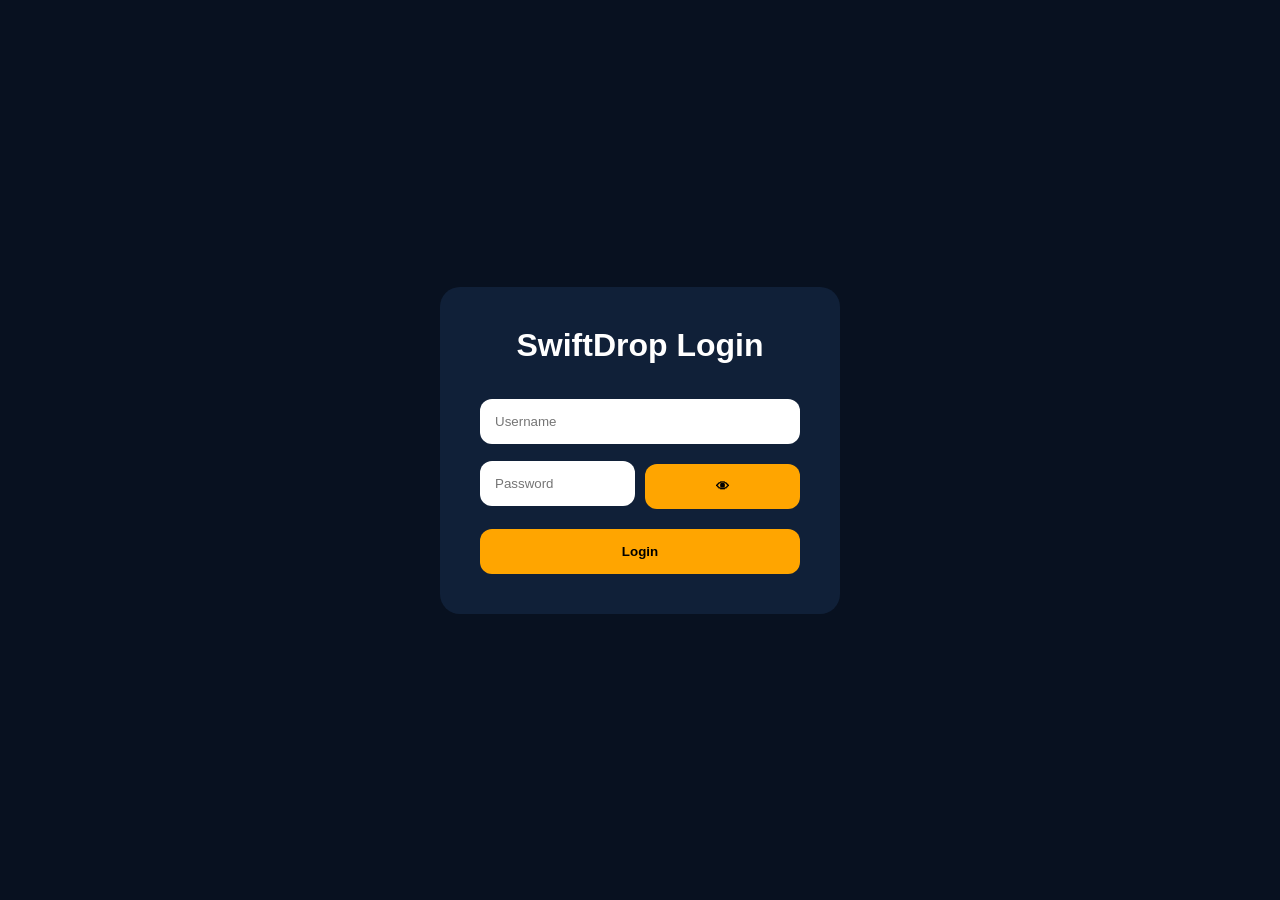
<file: index.html>
<!DOCTYPE html>
<html lang="en">
<head>
  <meta charset="UTF-8">
  <meta name="viewport" content="width=device-width, initial-scale=1.0">
  
  <title>Login</title>
  <link rel="stylesheet" href="style.css">
</head>
<body class="login-body">

<div class="login-container">
  <h1>SwiftDrop Login</h1>

  <input type="text" id="username" placeholder="Username">

  <div class="password-box">
    <input type="password" id="password" placeholder="Password">
    <button onclick="togglePassword()">👁</button>
  </div>

  <button onclick="login()">Login</button>

  <p id="loginMessage"></p>
</div>

<script src="script.js"></script>
</body>
</html>
</file>
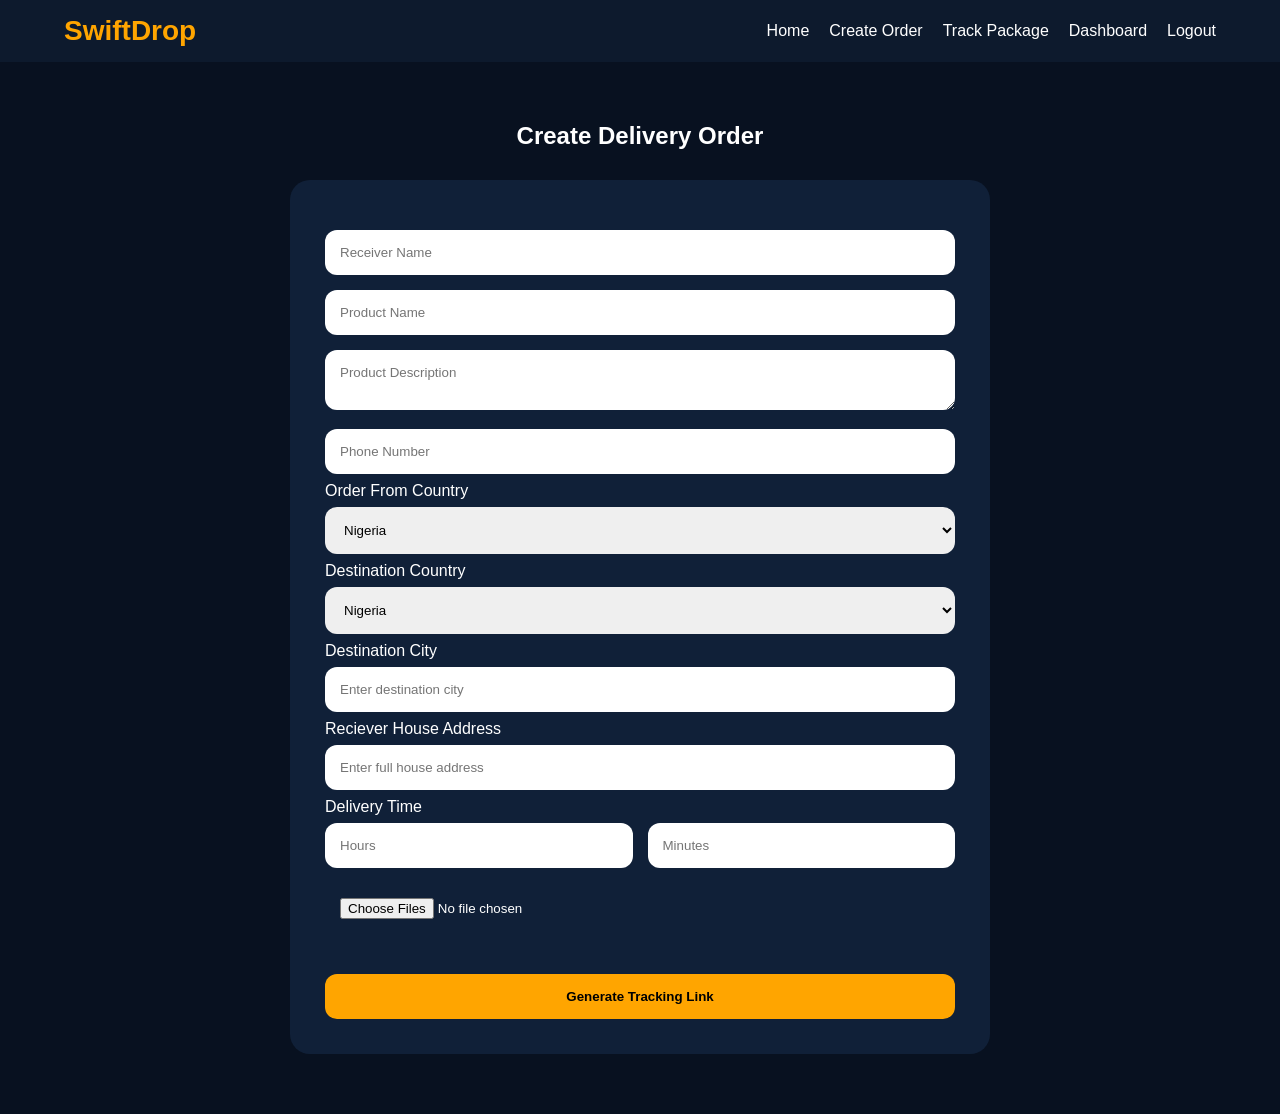
<file: create-order.html>
<!DOCTYPE html>
<html lang="en">
<head>
  <meta charset="UTF-8">
  <meta name="viewport" content="width=device-width, initial-scale=1.0">
  <link rel="stylesheet" href="style.css">
  <title>Create Order</title>
</head>
<body>

<header class="navbar">
  <div class="logo">SwiftDrop</div>

  <nav id="navLinks">
    <a href="home.html">Home</a>
    <a href="create-order.html">Create Order</a>
    <a href="track.html">Track Package</a>
    <a href="dashboard.html">Dashboard</a>
    <a href="#" onclick="logout()">Logout</a>
  </nav>
</header>

<section class="form-section">
  <h1>Create Delivery Order</h1>

  <form id="orderForm">
    <input type="text" id="receiver" placeholder="Receiver Name" required>

    <input type="text" id="product" placeholder="Product Name" required>

    <textarea id="description" placeholder="Product Description"></textarea>

    <input type="text" id="phone" placeholder="Phone Number">

<label>
Order From Country
</label>

<select id="fromCountry">

<option value="nigeria">Nigeria</option>
<option value="usa">United States</option>
<option value="canada">Canada</option>
<option value="mexico">Mexico</option>
<option value="brazil">Brazil</option>
<option value="argentina">Argentina</option>
<option value="uk">United Kingdom</option>
<option value="france">France</option>
<option value="germany">Germany</option>
<option value="italy">Italy</option>
<option value="spain">Spain</option>
<option value="portugal">Portugal</option>
<option value="netherlands">Netherlands</option>
<option value="belgium">Belgium</option>
<option value="sweden">Sweden</option>
<option value="norway">Norway</option>
<option value="finland">Finland</option>
<option value="denmark">Denmark</option>
<option value="switzerland">Switzerland</option>
<option value="austria">Austria</option>
<option value="poland">Poland</option>
<option value="ukraine">Ukraine</option>
<option value="russia">Russia</option>
<option value="turkey">Turkey</option>
<option value="india">India</option>
<option value="china">China</option>
<option value="japan">Japan</option>
<option value="southkorea">South Korea</option>
<option value="australia">Australia</option>
<option value="newzealand">New Zealand</option>
<option value="southafrica">South Africa</option>
<option value="egypt">Egypt</option>
<option value="kenya">Kenya</option>
<option value="ghana">Ghana</option>
<option value="morocco">Morocco</option>
<option value="saudiarabia">Saudi Arabia</option>
<option value="uae">United Arab Emirates</option>

</select>

<label>
Destination Country
</label>

<select id="toCountry">

<option value="nigeria">Nigeria</option>
<option value="usa">United States</option>
<option value="canada">Canada</option>
<option value="mexico">Mexico</option>
<option value="brazil">Brazil</option>
<option value="argentina">Argentina</option>
<option value="uk">United Kingdom</option>
<option value="france">France</option>
<option value="germany">Germany</option>
<option value="italy">Italy</option>
<option value="spain">Spain</option>
<option value="portugal">Portugal</option>
<option value="netherlands">Netherlands</option>
<option value="belgium">Belgium</option>
<option value="sweden">Sweden</option>
<option value="norway">Norway</option>
<option value="finland">Finland</option>
<option value="denmark">Denmark</option>
<option value="switzerland">Switzerland</option>
<option value="austria">Austria</option>
<option value="poland">Poland</option>
<option value="ukraine">Ukraine</option>
<option value="russia">Russia</option>
<option value="turkey">Turkey</option>
<option value="india">India</option>
<option value="china">China</option>
<option value="japan">Japan</option>
<option value="southkorea">South Korea</option>
<option value="australia">Australia</option>
<option value="newzealand">New Zealand</option>
<option value="southafrica">South Africa</option>
<option value="egypt">Egypt</option>
<option value="kenya">Kenya</option>
<option value="ghana">Ghana</option>
<option value="morocco">Morocco</option>
<option value="saudiarabia">Saudi Arabia</option>
<option value="uae">United Arab Emirates</option>

</select>


<label>
Destination City
</label>

<input
  type="text"
  id="city"
  placeholder="Enter destination city"
  required
>

<label>
 Reciever House Address
</label>

<input
  type="text"
  id="houseAddress"
  placeholder="Enter full house address"
  required
>



    <label>Delivery Time</label>
    <div class="time-grid">
      <input type="number" id="hours" placeholder="Hours">
      <input type="number" id="minutes" placeholder="Minutes">
    </div>

    <!-- <input type="file" id="image" accept="image/*"> -->
    <input type="file" id="image" accept="image/*" multiple >

    <!-- <img id="preview" class="preview" /> -->
    <div id="previewContainer" class="preview-container"></div>

    <button type="submit">Generate Tracking Link</button>
  </form>

  <div id="result"></div>
</section>

<script src="script.js"></script>
</body>
</html>
</file>
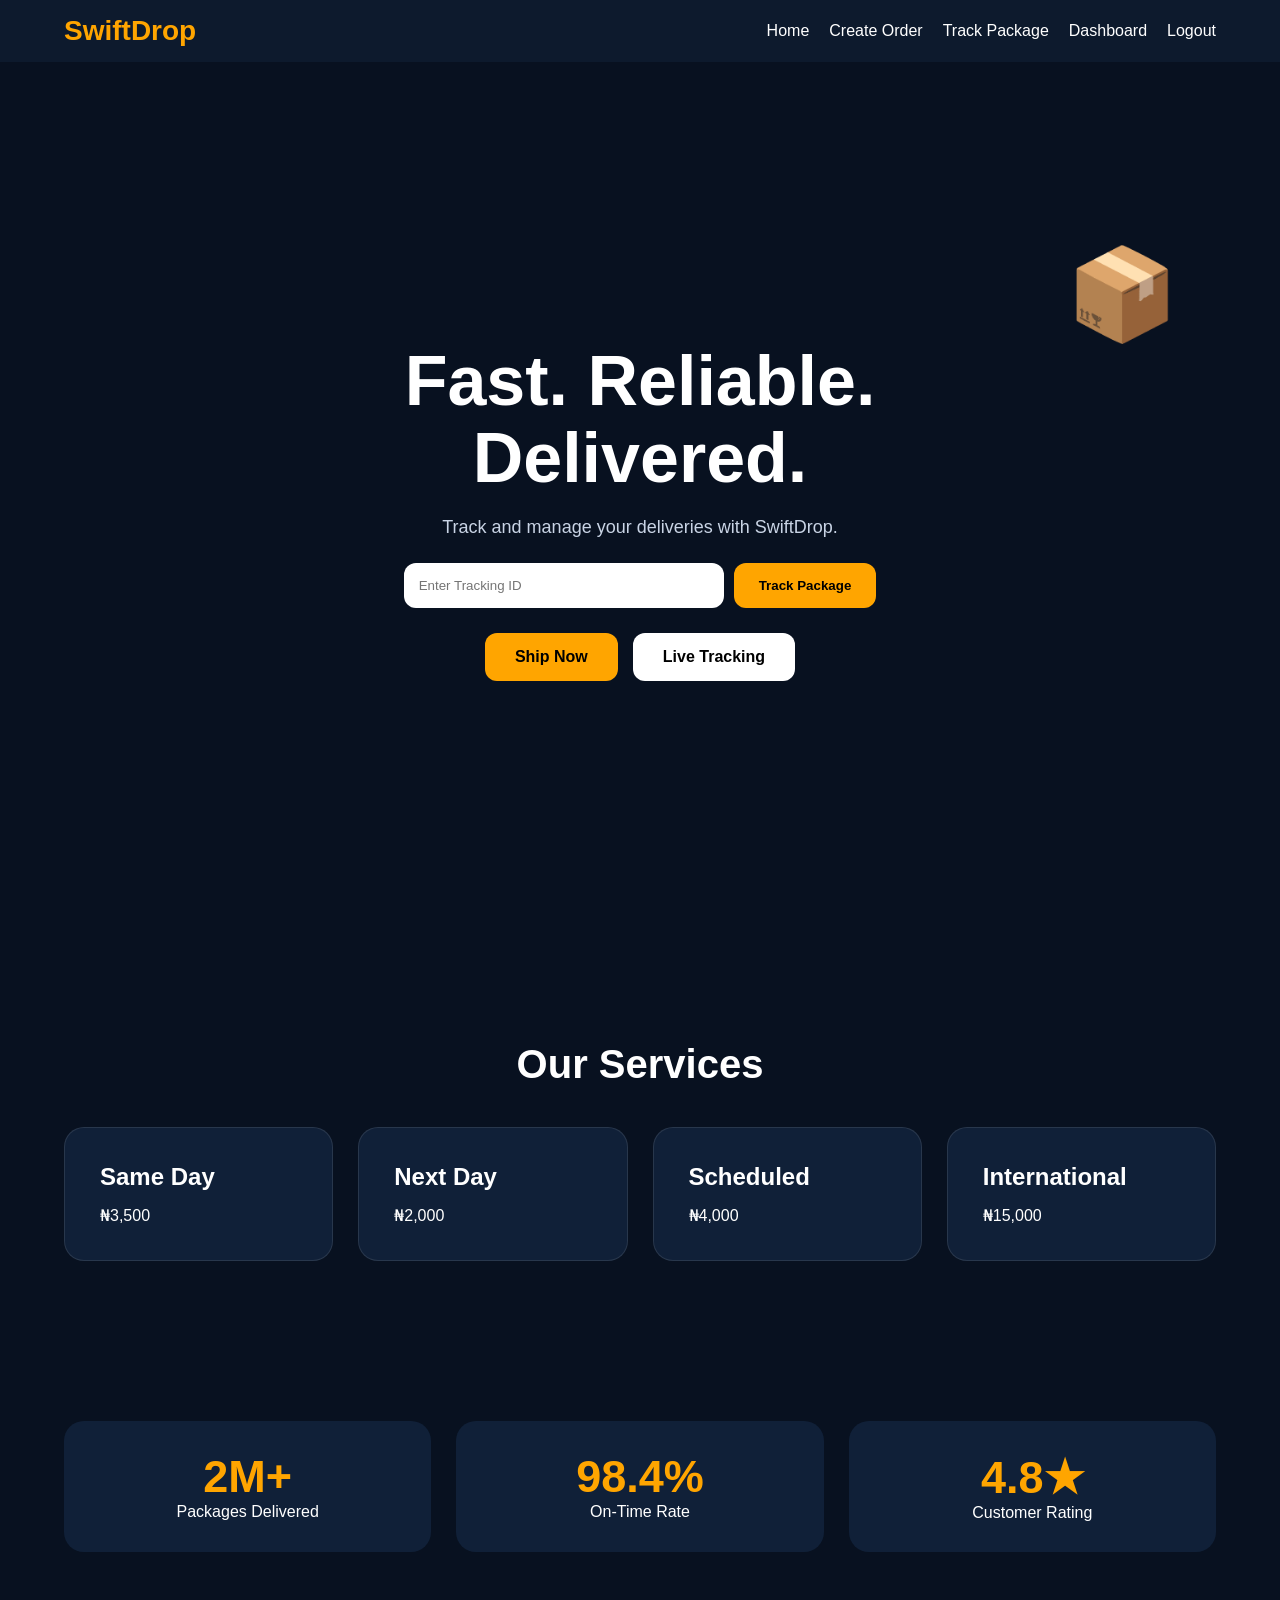
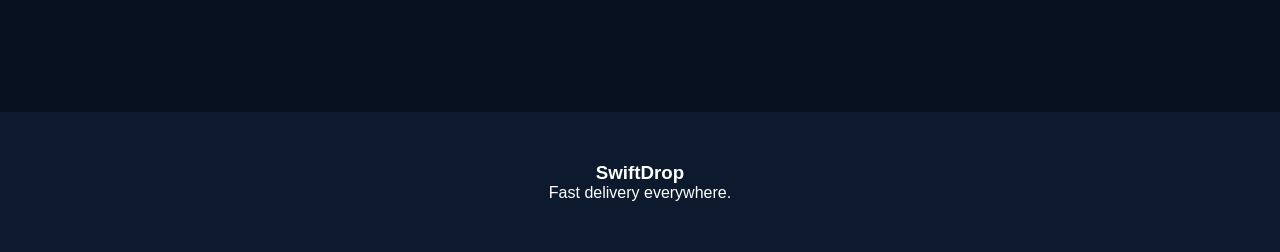
<file: home.html>
<!DOCTYPE html>
<html lang="en">
<head>
  <meta charset="UTF-8">
  <meta name="viewport" content="width=device-width, initial-scale=1.0" >
  <link rel="stylesheet" href="style.css">
  <title>SwiftDrop</title>
</head>
<body>

<header class="navbar">
  <div class="logo">SwiftDrop</div>

  <nav id="navLinks">
    <a href="home.html">Home</a>
    <a href="create-order.html">Create Order</a>
    <a href="track.html">Track Package</a>
    <a href="dashboard.html">Dashboard</a>
    <a href="./index.html" onclick="logout()">Logout</a>
  </nav>

  <div class="menu" onclick="toggleMenu()">☰</div>
</header>

<section class="hero">
  <div class="hero-content">
    <h1>Fast. Reliable. Delivered.</h1>
    <p>Track and manage your deliveries with SwiftDrop.</p>

    <div class="tracking-box">
      <input type="text" id="trackInput" placeholder="Enter Tracking ID" />
      <button onclick="trackPackage()">Track Package</button>
    </div>

    <div class="hero-buttons">
      <a href="create-order.html" class="btn">Ship Now</a>
      <a href="track.html" class="btn secondary">Live Tracking</a>
    </div>
  </div>

  <div class="floating-package">📦</div>
</section>

<section class="services">
  <h2>Our Services</h2>

  <div class="service-grid">
    <div class="card">
      <h3>Same Day</h3>
      <p>₦3,500</p>
    </div>

    <div class="card">
      <h3>Next Day</h3>
      <p>₦2,000</p>
    </div>

    <div class="card">
      <h3>Scheduled</h3>
      <p>₦4,000</p>
    </div>

    <div class="card">
      <h3>International</h3>
      <p>₦15,000</p>
    </div>
  </div>
</section>

<section class="stats">
  <div>
    <h2>2M+</h2>
    <p>Packages Delivered</p>
  </div>

  <div>
    <h2>98.4%</h2>
    <p>On-Time Rate</p>
  </div>

  <div>
    <h2>4.8★</h2>
    <p>Customer Rating</p>
  </div>
</section>

<footer>
  <h3>SwiftDrop</h3>
  <p>Fast delivery everywhere.</p>
</footer>

<script src="script.js"></script>
</body>
</html>
</file>
<file: style.css>
*{
  margin:0;
  padding:0;
  box-sizing:border-box;
  font-family:Arial,sans-serif;
}

html{
  scroll-behavior:smooth;
}

body{
  background:#081120;
  color:white;
  overflow-x:hidden;
}

/* NAVBAR */

.navbar{
  width:100%;
  display:flex;
  justify-content:space-between;
  align-items:center;
  padding:15px 5%;
  background:#0d1a2d;
  position:sticky;
  top:0;
  z-index:1000;
  flex-wrap:wrap;
}

.logo{
  font-size:28px;
  font-weight:bold;
  color:orange;
}

nav{
  display:flex;
  gap:20px;
}

nav a{
  color:white;
  text-decoration:none;
  transition:.3s;
  font-size:16px;
}

nav a:hover{
  color:orange;
}

.menu{
  display:none;
  font-size:30px;
  cursor:pointer;
}

/* HERO */

.hero{
  min-height:100vh;
  display:flex;
  justify-content:center;
  align-items:center;
  text-align:center;
  padding:40px 5%;
  position:relative;
  overflow:hidden;
}

.hero-content{
  width:100%;
  max-width:700px;
}

.hero h1{
  font-size:70px;
  line-height:1.1;
}

.hero p{
  margin-top:20px;
  font-size:18px;
  color:#c9d4e5;
}

.hero-buttons{
  margin-top:25px;
  display:flex;
  justify-content:center;
  gap:15px;
  flex-wrap:wrap;
}

.btn{
  padding:15px 30px;
  border-radius:12px;
  text-decoration:none;
  background:orange;
  color:black;
  font-weight:bold;
  transition:.3s;
}

.btn:hover{
  transform:translateY(-5px);
}

.secondary{
  background:white;
}

.tracking-box{
  margin-top:25px;
  display:flex;
  gap:10px;
  justify-content:center;
  flex-wrap:wrap;
}

.tracking-box input{
  padding:15px;
  border:none;
  border-radius:12px;
  width:320px;
  max-width:100%;
}

.tracking-box button{
  padding:15px 25px;
  border:none;
  border-radius:12px;
  background:orange;
  cursor:pointer;
  font-weight:bold;
}

.floating-package{
  display: block;
  position:absolute;
  right:8%;
  top:20%;
  font-size:90px;
  animation:float 3s infinite ease-in-out;
}

@keyframes float{
  0%{
    transform:translateY(0);
  }
  50%{
    transform:translateY(-20px);
  }
  100%{
    transform:translateY(0);
  }
}

/* SERVICES */

.services{
  padding:80px 5%;
}

.services h2{
  text-align:center;
  margin-bottom:40px;
  font-size:40px;
}

.service-grid{
  display:grid;
  grid-template-columns:repeat(auto-fit,minmax(250px,1fr));
  gap:25px;
}

.card{
  background:#102038;
  padding:35px;
  border-radius:20px;
  transition:.4s;
  border:1px solid rgba(255,255,255,.1);
}

.card:hover{
  transform:translateY(-10px);
}

.card h3{
  margin-bottom:15px;
  font-size:24px;
}

/* STATS */

.stats{
  display:grid;
  grid-template-columns:repeat(auto-fit,minmax(200px,1fr));
  gap:25px;
  padding:80px 5%;
  text-align:center;
}

.stats div{
  background:#102038;
  padding:30px;
  border-radius:20px;
}

.stats h2{
  font-size:45px;
  color:orange;
}

/* LOGIN */

.login-body{
  display:flex;
  justify-content:center;
  align-items:center;
  min-height:100vh;
  padding:20px;
}

.login-container{
  width:100%;
  max-width:400px;
  background:#102038;
  padding:40px;
  border-radius:20px;
}

.login-container h1{
  margin-bottom:20px;
  text-align:center;
}

.login-container input{
  width:100%;
  padding:15px;
  border:none;
  border-radius:12px;
  margin-top:15px;
}

.password-box{
  display:flex;
  gap:10px;
  align-items:center;
}

.password-box button{
  padding:15px;
  border:none;
  border-radius:12px;
  background:orange;
  cursor:pointer;
}

.login-container button{
  width:100%;
  margin-top:20px;
  padding:15px;
  border:none;
  border-radius:12px;
  background:orange;
  font-weight:bold;
  cursor:pointer;
}

/* FORMS */

.form-section{
  padding:60px 5%;
}

.form-section h1{
  margin-bottom:30px;
  text-align:center;
}

form{
  width:100%;
  max-width:700px;
  margin:auto;
  background:#102038;
  padding:35px;
  border-radius:20px;
}

form input,
textarea,
select{
  width:100%;
  padding:15px;
  margin-top:15px;
  border:none;
  border-radius:12px;
}

.time-grid{
  display:grid;
  grid-template-columns:1fr 1fr;
  gap:15px;
}

form button{
  width:100%;
  margin-top:20px;
  padding:15px;
  border:none;
  border-radius:12px;
  background:orange;
  font-weight:bold;
  cursor:pointer;
}

 label{
  position: relative;
  top: 8px;
}

/* TRACKING */

.tracking-page{
  padding:60px 5%;
}

#trackingDetails{
  margin-top:30px;
}

.order-card{
  background:#102038;
  padding:25px;
  border-radius:20px;
  margin-top:20px;
  overflow:hidden;
}

.order-card img{
  width:100%;
  max-width:220px;
  margin-top:15px;
  border-radius:15px;
}

.progress-container{
  width:100%;
  height:28px;
  background:#1d2d45;
  border-radius:20px;
  overflow:hidden;
  margin-top:25px;
}

.progress-bar{
  width:0%;
  height:100%;
  background:orange;
  transition:1s;
}

#progressText{
  margin-top:15px;
}

.map{
  margin-top:40px;
  background:#1d2d45;
  height:150px;
  border-radius:20px;
  position:relative;
  overflow:hidden;
}

.road{
  position:absolute;
  width:100%;
  height:6px;
  background:white;
  top:50%;
}

.rider{
  position:absolute;
  top:35%;
  left:0;
  font-size:40px;
  transition:1s linear;
}

.status-box{
  margin-top:30px;
  background:#102038;
  padding:25px;
  border-radius:20px;
}

/* DASHBOARD */

.dashboard{
  padding:60px 5%;
}

#ordersContainer{
  display:grid;
  grid-template-columns:repeat(auto-fit,minmax(280px,1fr));
  gap:20px;
  margin-top:30px;
}

/* FOOTER */

footer{
  margin-top:80px;
  background:#0d1a2d;
  text-align:center;
  padding:50px 5%;
}

/* TABLETS */

@media(max-width:992px){

  .hero h1{
    font-size:55px;
  }

  .floating-package{
    font-size:70px;
  }
}

/* MOBILE */

@media(max-width:768px){

  .menu{
    display:block;
  }

  nav{
    width:100%;
    display:none;
    flex-direction:column;
    margin-top:20px;
    background:#102038;
    padding:20px;
    border-radius:15px;
  }

  nav a{
    padding:10px 0;
  }


  .hero h1{
    font-size:42px;
  }

  .hero p{
    font-size:16px;
  }

  .floating-package{
    display: none;
   
  }

  .tracking-box{
    flex-direction:column;
    align-items:center;
  }

  .tracking-box input{
    width:100%;
  }

  .tracking-box button{
    width:100%;
  }

  .time-grid{
    grid-template-columns:1fr;
  }

  .stats h2{
    font-size:35px;
  }

  .services h2{
    font-size:32px;
  }

  #map{

    height:350px;

  }
  .rider{
    font-size:30px;
  }

  .form-section h1{
    font-size: 1rem;
  }

  .login-container h1{
    font-size: 1rem;
  }

  .dashboard h1{
     font-size: 1rem;
  }
}

/* SMALL MOBILE */

@media(max-width:480px){

  .hero h1{
    font-size:34px;
  }

  .logo{
    font-size:22px;
  }

  .btn{
    width:100%;
  }

  .hero-buttons{
    flex-direction:column;
  }

  .login-container{
    padding:25px;
  }

  form{
    padding:25px;
  }

  .card{
    padding:25px;
  }
}

/* ---------- */

.success-card{ 
    text-align:center; 
} 
.tracking-link{ 
    color:orange; 
    font-size:28px; 
    text-decoration:none; 
    font-weight:bold; 
    word-break:break-all; 
    display: inline-block;
} 
.tracking-link:hover{
     text-decoration:underline;
     }


     .tracking-image{ 
        width:100%; max-width:300px;
         margin-top:20px; 
        border-radius:20px;
         object-fit:cover;
         border:3px solid orange;
         }


         /* ----- */

         .preview-container{
           display:flex;
           gap:15px; 
          flex-wrap:wrap;
           width:100%;
            /* max-width:180px; */
            margin-top:20px;
            border-radius:15px;
        } 
        .preview-container img{
           width:100px;
            height:100px;
            object-fit:cover; 
           border-radius:15px;
            border:2px solid orange; 
          } 
          .tracking-gallery{ 
            display:flex;
             gap:15px; 
            flex-wrap:wrap; 
            margin-top:20px; 
          } 
          .tracking-gallery img{ 
            width:120px; 
            height:120px; 
            object-fit:cover;
             border-radius:15px;
             border:2px solid orange; 
            }


         
#map{

  width:100%;

  height:500px;

  border-radius:20px;

  margin-top:20px;

  overflow:hidden;

  border:3px solid orange;

  box-shadow:
  0 0 30px rgba(0,0,0,.5);

}

.leaflet-container{

  font-size:16px;

}
</file>
